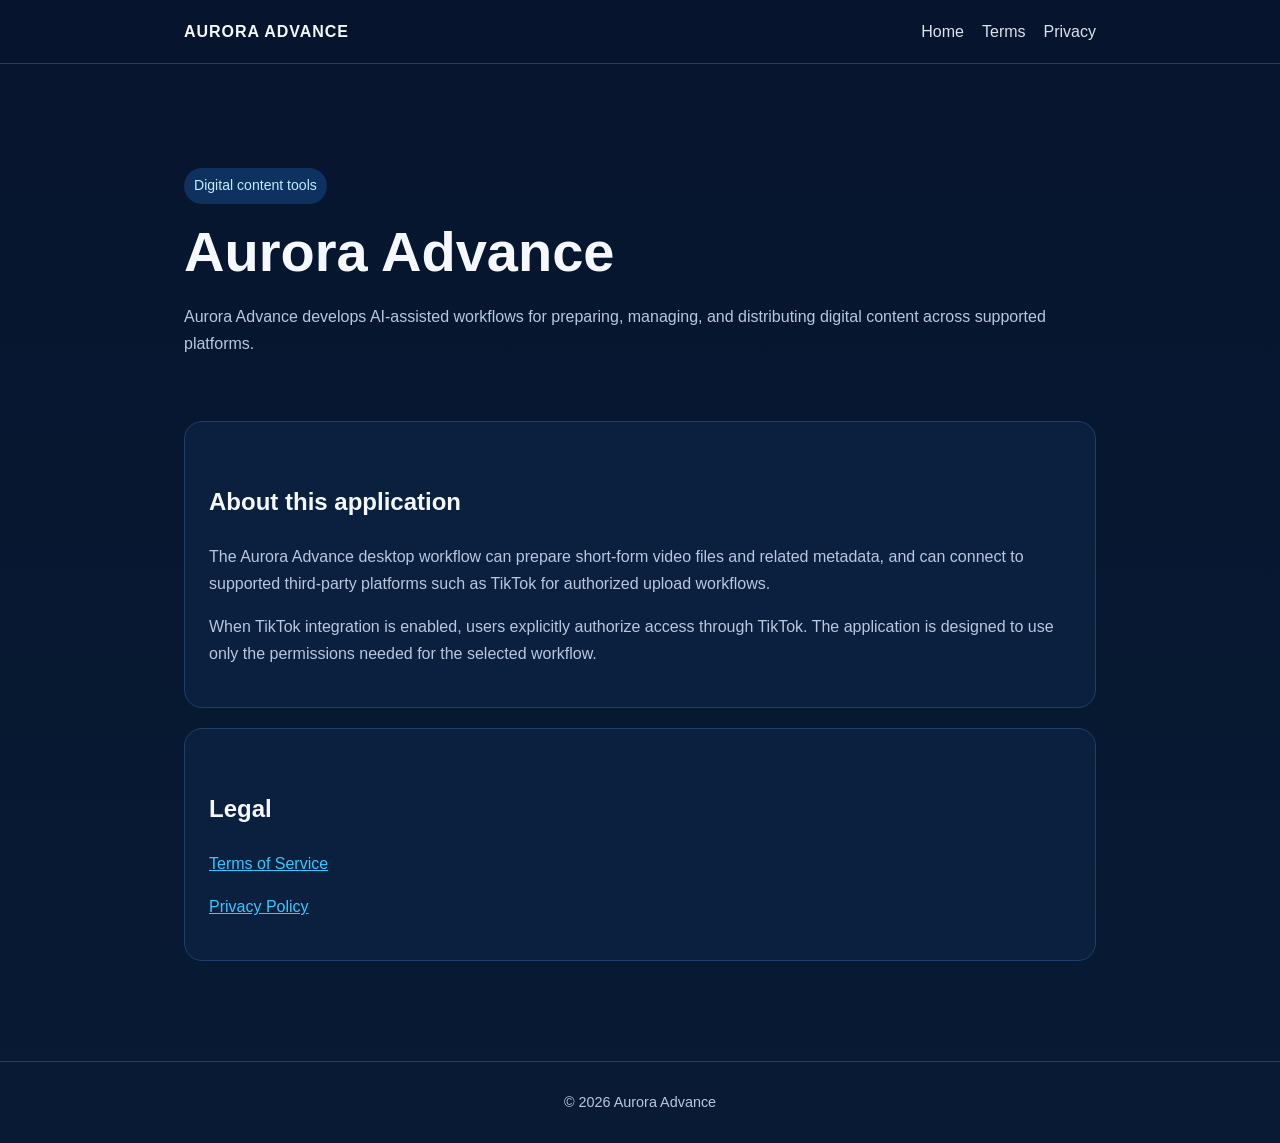
<file: index.html>
<!doctype html>
<html lang="en">
<head>
  <meta charset="utf-8" />
  <meta name="viewport" content="width=device-width, initial-scale=1" />
  <title>Aurora Advance</title>
  <meta name="description" content="Aurora Advance develops AI-assisted workflows for creating and distributing digital content." />
  <link rel="stylesheet" href="style.css" />
</head>
<body>
<header>
  <div class="nav">
    <div class="brand">AURORA ADVANCE</div>
    <nav class="links">
      <a href="index.html">Home</a>
      <a href="terms.html">Terms</a>
      <a href="privacy.html">Privacy</a>
    </nav>
  </div>
</header>
<main>
  <section class="hero">
    <span class="badge">Digital content tools</span>
    <h1>Aurora Advance</h1>
    <p>Aurora Advance develops AI-assisted workflows for preparing, managing, and distributing digital content across supported platforms.</p>
  </section>

  <section class="card">
    <h2>About this application</h2>
    <p>The Aurora Advance desktop workflow can prepare short-form video files and related metadata, and can connect to supported third-party platforms such as TikTok for authorized upload workflows.</p>
    <p>When TikTok integration is enabled, users explicitly authorize access through TikTok. The application is designed to use only the permissions needed for the selected workflow.</p>
  </section>

  <section class="card">
    <h2>Legal</h2>
    <p><a href="terms.html">Terms of Service</a></p>
    <p><a href="privacy.html">Privacy Policy</a></p>
  </section>
</main>
<footer>© 2026 Aurora Advance</footer>
</body>
</html>
</file>
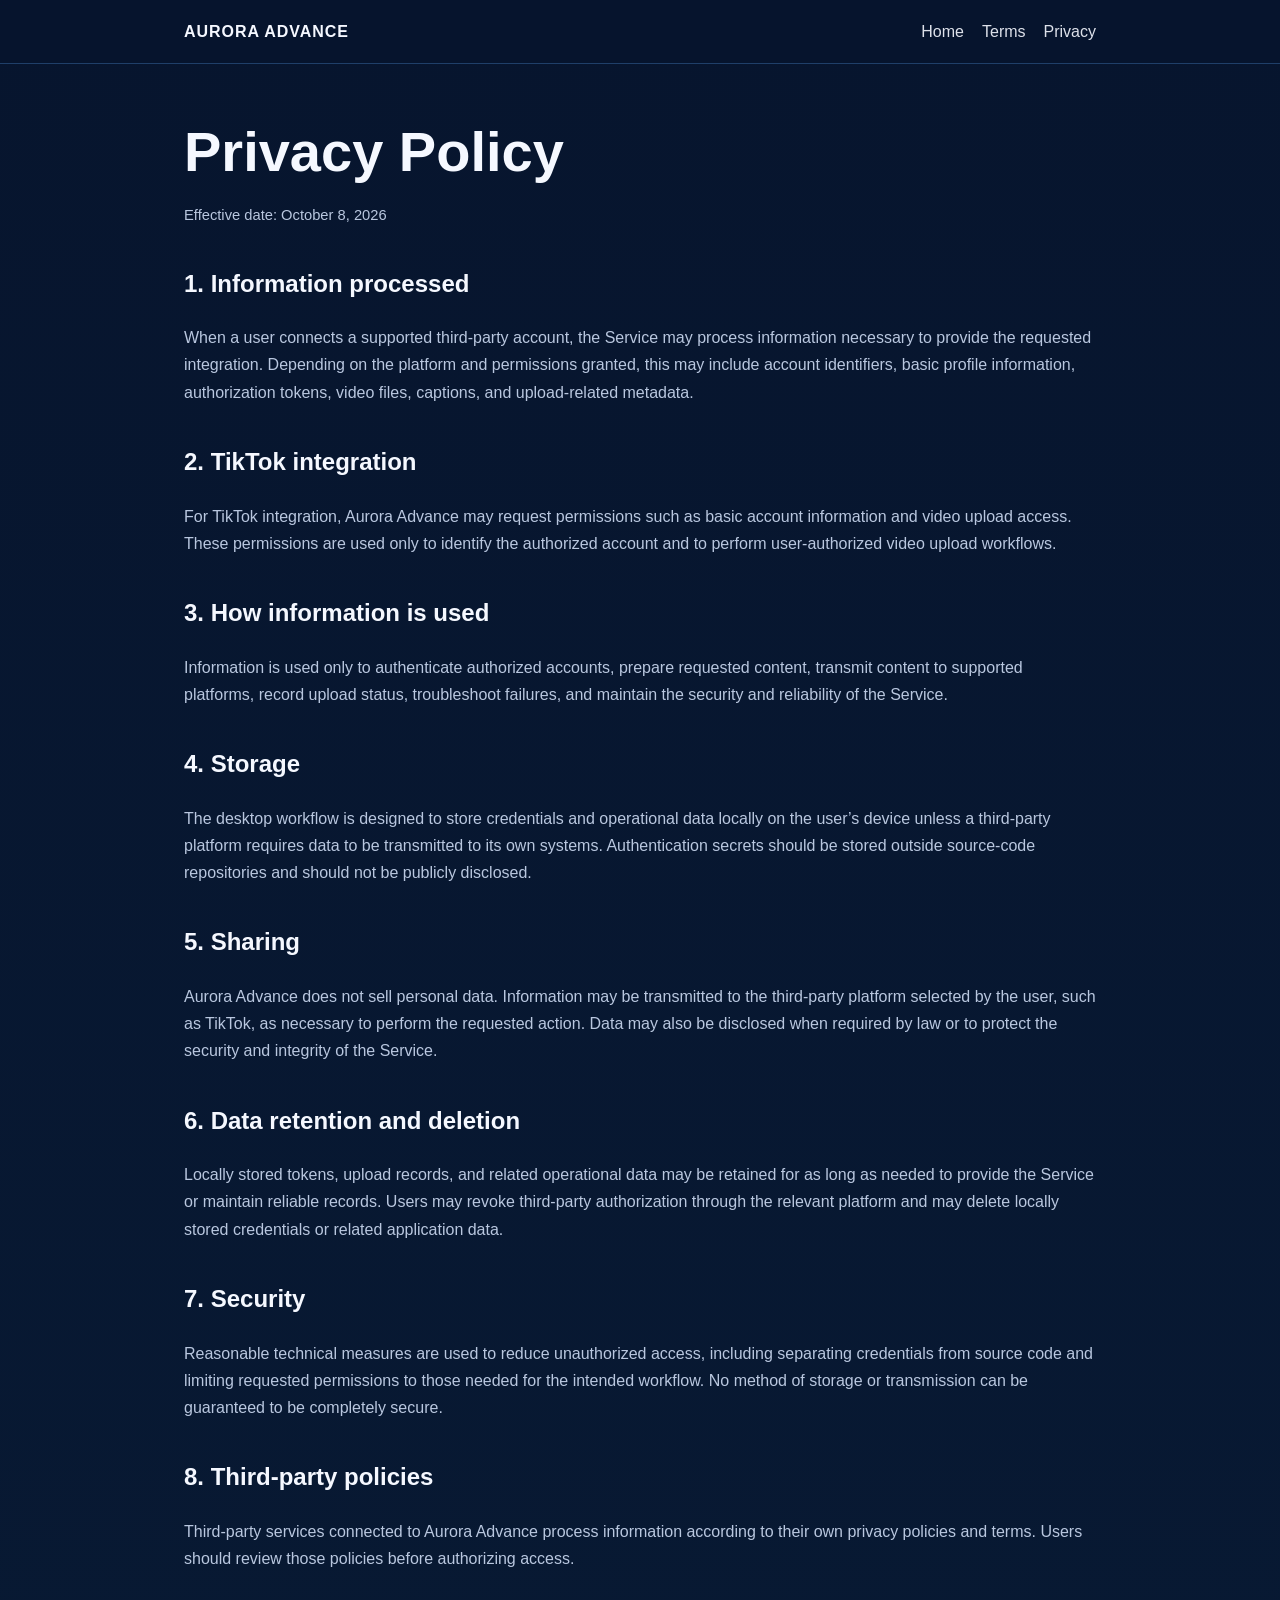
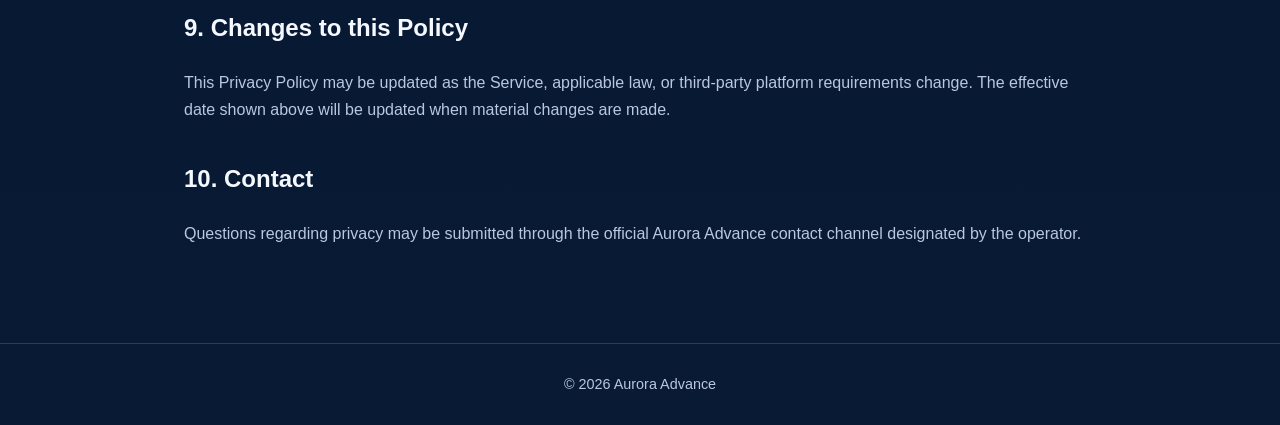
<file: privacy.html>
<!doctype html>
<html lang="en">
<head>
  <meta charset="utf-8" />
  <meta name="viewport" content="width=device-width, initial-scale=1" />
  <title>Privacy Policy | Aurora Advance</title>
  <link rel="stylesheet" href="style.css" />
</head>
<body>
<header>
  <div class="nav">
    <div class="brand">AURORA ADVANCE</div>
    <nav class="links">
      <a href="index.html">Home</a>
      <a href="terms.html">Terms</a>
      <a href="privacy.html">Privacy</a>
    </nav>
  </div>
</header>
<main>
  <h1>Privacy Policy</h1>
  <p class="small">Effective date: October 8, 2026</p>

  <h2>1. Information processed</h2>
  <p>When a user connects a supported third-party account, the Service may process information necessary to provide the requested integration. Depending on the platform and permissions granted, this may include account identifiers, basic profile information, authorization tokens, video files, captions, and upload-related metadata.</p>

  <h2>2. TikTok integration</h2>
  <p>For TikTok integration, Aurora Advance may request permissions such as basic account information and video upload access. These permissions are used only to identify the authorized account and to perform user-authorized video upload workflows.</p>

  <h2>3. How information is used</h2>
  <p>Information is used only to authenticate authorized accounts, prepare requested content, transmit content to supported platforms, record upload status, troubleshoot failures, and maintain the security and reliability of the Service.</p>

  <h2>4. Storage</h2>
  <p>The desktop workflow is designed to store credentials and operational data locally on the user’s device unless a third-party platform requires data to be transmitted to its own systems. Authentication secrets should be stored outside source-code repositories and should not be publicly disclosed.</p>

  <h2>5. Sharing</h2>
  <p>Aurora Advance does not sell personal data. Information may be transmitted to the third-party platform selected by the user, such as TikTok, as necessary to perform the requested action. Data may also be disclosed when required by law or to protect the security and integrity of the Service.</p>

  <h2>6. Data retention and deletion</h2>
  <p>Locally stored tokens, upload records, and related operational data may be retained for as long as needed to provide the Service or maintain reliable records. Users may revoke third-party authorization through the relevant platform and may delete locally stored credentials or related application data.</p>

  <h2>7. Security</h2>
  <p>Reasonable technical measures are used to reduce unauthorized access, including separating credentials from source code and limiting requested permissions to those needed for the intended workflow. No method of storage or transmission can be guaranteed to be completely secure.</p>

  <h2>8. Third-party policies</h2>
  <p>Third-party services connected to Aurora Advance process information according to their own privacy policies and terms. Users should review those policies before authorizing access.</p>

  <h2>9. Changes to this Policy</h2>
  <p>This Privacy Policy may be updated as the Service, applicable law, or third-party platform requirements change. The effective date shown above will be updated when material changes are made.</p>

  <h2>10. Contact</h2>
  <p>Questions regarding privacy may be submitted through the official Aurora Advance contact channel designated by the operator.</p>
</main>
<footer>© 2026 Aurora Advance</footer>
</body>
</html>
</file>
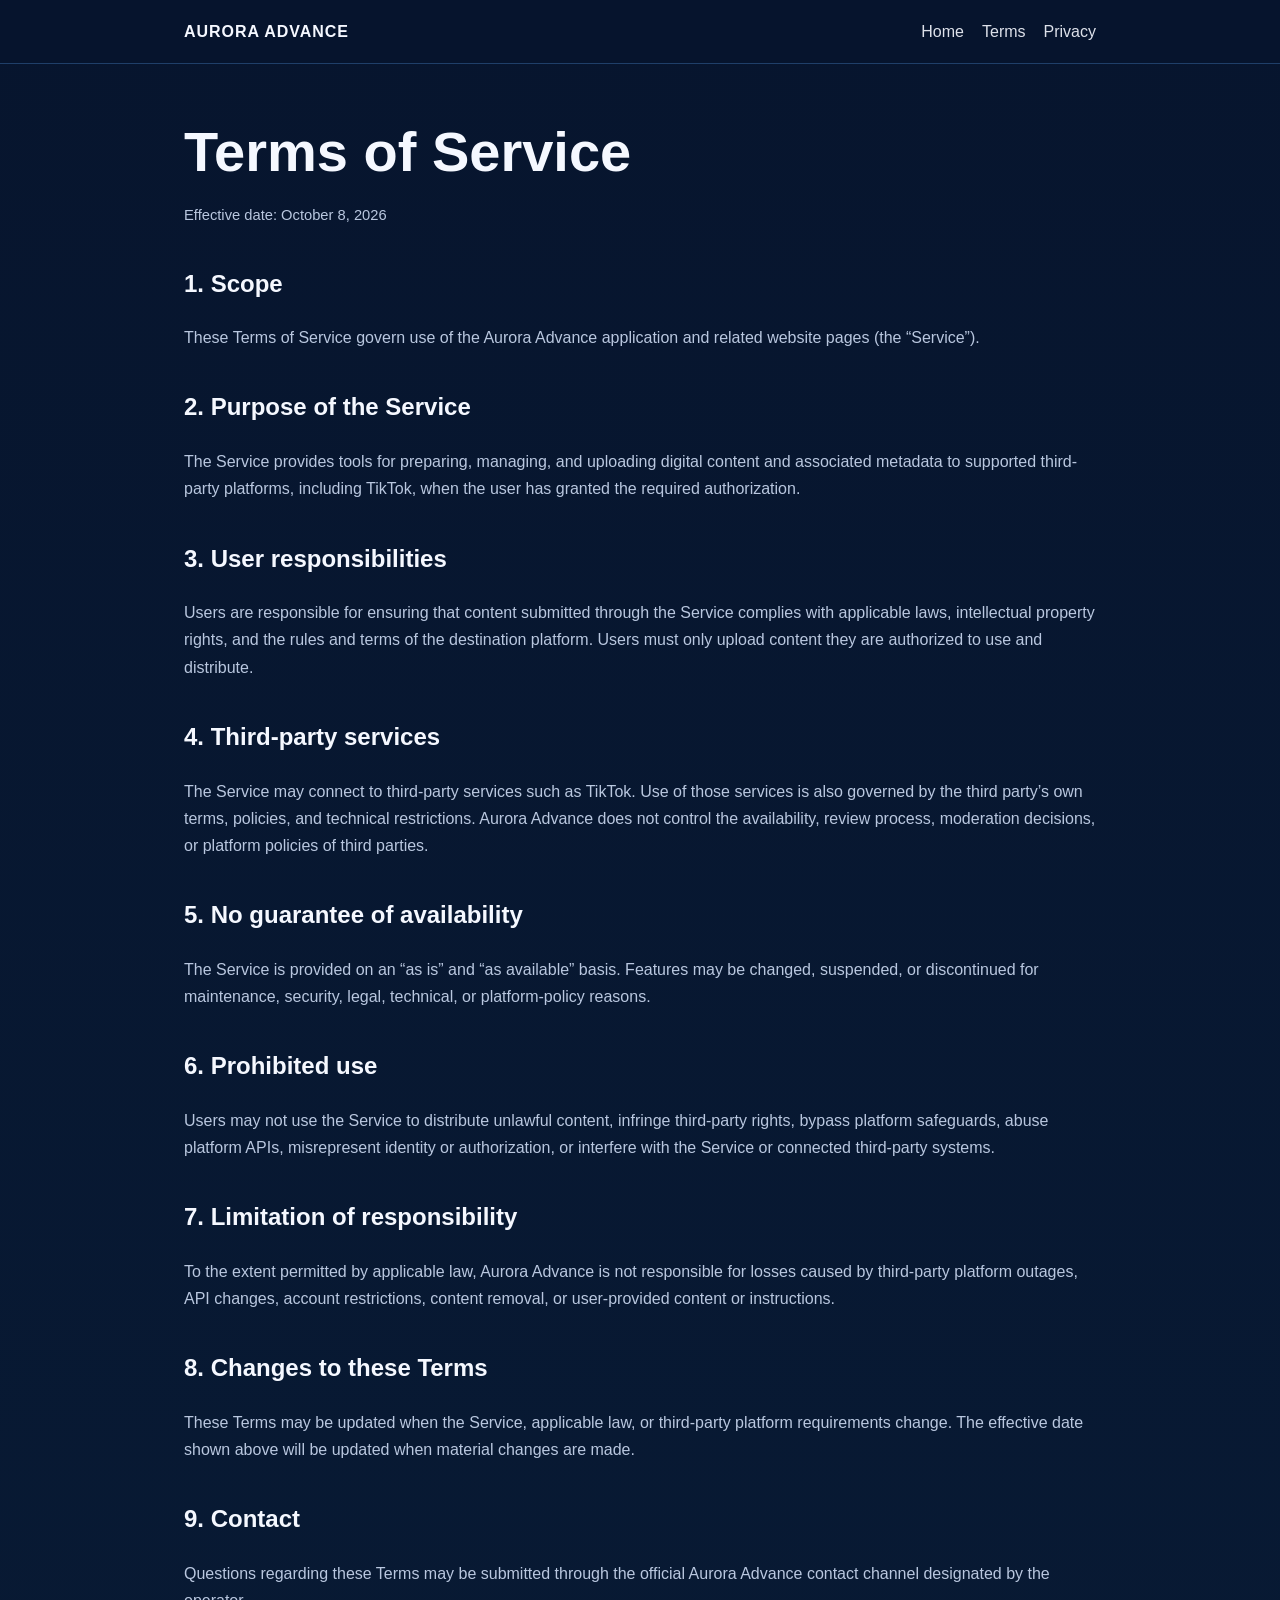
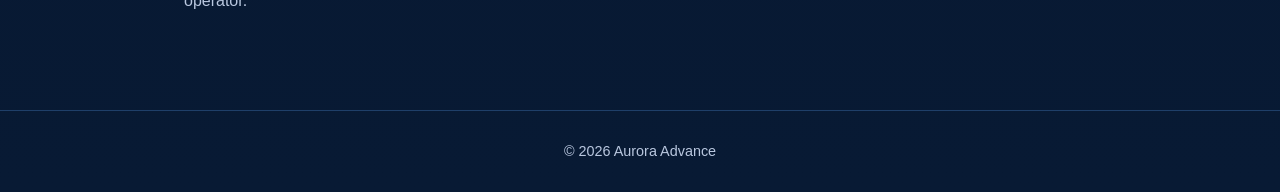
<file: terms.html>
<!doctype html>
<html lang="en">
<head>
  <meta charset="utf-8" />
  <meta name="viewport" content="width=device-width, initial-scale=1" />
  <title>Terms of Service | Aurora Advance</title>
  <link rel="stylesheet" href="style.css" />
</head>
<body>
<header>
  <div class="nav">
    <div class="brand">AURORA ADVANCE</div>
    <nav class="links">
      <a href="index.html">Home</a>
      <a href="terms.html">Terms</a>
      <a href="privacy.html">Privacy</a>
    </nav>
  </div>
</header>
<main>
  <h1>Terms of Service</h1>
  <p class="small">Effective date: October 8, 2026</p>

  <h2>1. Scope</h2>
  <p>These Terms of Service govern use of the Aurora Advance application and related website pages (the “Service”).</p>

  <h2>2. Purpose of the Service</h2>
  <p>The Service provides tools for preparing, managing, and uploading digital content and associated metadata to supported third-party platforms, including TikTok, when the user has granted the required authorization.</p>

  <h2>3. User responsibilities</h2>
  <p>Users are responsible for ensuring that content submitted through the Service complies with applicable laws, intellectual property rights, and the rules and terms of the destination platform. Users must only upload content they are authorized to use and distribute.</p>

  <h2>4. Third-party services</h2>
  <p>The Service may connect to third-party services such as TikTok. Use of those services is also governed by the third party’s own terms, policies, and technical restrictions. Aurora Advance does not control the availability, review process, moderation decisions, or platform policies of third parties.</p>

  <h2>5. No guarantee of availability</h2>
  <p>The Service is provided on an “as is” and “as available” basis. Features may be changed, suspended, or discontinued for maintenance, security, legal, technical, or platform-policy reasons.</p>

  <h2>6. Prohibited use</h2>
  <p>Users may not use the Service to distribute unlawful content, infringe third-party rights, bypass platform safeguards, abuse platform APIs, misrepresent identity or authorization, or interfere with the Service or connected third-party systems.</p>

  <h2>7. Limitation of responsibility</h2>
  <p>To the extent permitted by applicable law, Aurora Advance is not responsible for losses caused by third-party platform outages, API changes, account restrictions, content removal, or user-provided content or instructions.</p>

  <h2>8. Changes to these Terms</h2>
  <p>These Terms may be updated when the Service, applicable law, or third-party platform requirements change. The effective date shown above will be updated when material changes are made.</p>

  <h2>9. Contact</h2>
  <p>Questions regarding these Terms may be submitted through the official Aurora Advance contact channel designated by the operator.</p>
</main>
<footer>© 2026 Aurora Advance</footer>
</body>
</html>
</file>
<file: style.css>
:root {
  --bg: #07152e;
  --panel: #0d2142;
  --text: #f5f8ff;
  --muted: #b9c7df;
  --accent: #36c8ff;
  --line: #1f3f69;
}
* { box-sizing: border-box; }
body {
  margin: 0;
  font-family: -apple-system, BlinkMacSystemFont, "Segoe UI", Roboto, Helvetica, Arial, sans-serif;
  background: linear-gradient(180deg, #07152e 0%, #081a34 100%);
  color: var(--text);
  line-height: 1.7;
}
a { color: var(--accent); }
header {
  border-bottom: 1px solid var(--line);
  background: rgba(7, 21, 46, 0.92);
  position: sticky;
  top: 0;
  backdrop-filter: blur(10px);
}
.nav {
  max-width: 960px;
  margin: 0 auto;
  padding: 18px 24px;
  display: flex;
  justify-content: space-between;
  gap: 16px;
  align-items: center;
}
.brand { font-weight: 800; letter-spacing: 0.06em; }
.links { display: flex; gap: 18px; flex-wrap: wrap; }
.links a { color: var(--text); text-decoration: none; opacity: 0.9; }
main { max-width: 960px; margin: 0 auto; padding: 56px 24px 80px; }
.hero { padding: 48px 0 28px; }
h1 { font-size: clamp(2rem, 5vw, 3.5rem); line-height: 1.15; margin: 0 0 18px; }
h2 { margin-top: 36px; }
p, li { color: var(--muted); }
.card {
  background: rgba(13, 33, 66, 0.82);
  border: 1px solid var(--line);
  border-radius: 18px;
  padding: 24px;
  margin: 20px 0;
}
.badge {
  display: inline-block;
  padding: 6px 10px;
  border-radius: 999px;
  background: #0f315f;
  color: #bdefff;
  font-size: 0.88rem;
  margin-bottom: 16px;
}
footer {
  border-top: 1px solid var(--line);
  color: var(--muted);
  padding: 28px 24px;
  text-align: center;
  font-size: 0.9rem;
}
.small { font-size: 0.92rem; color: var(--muted); }
</file>
